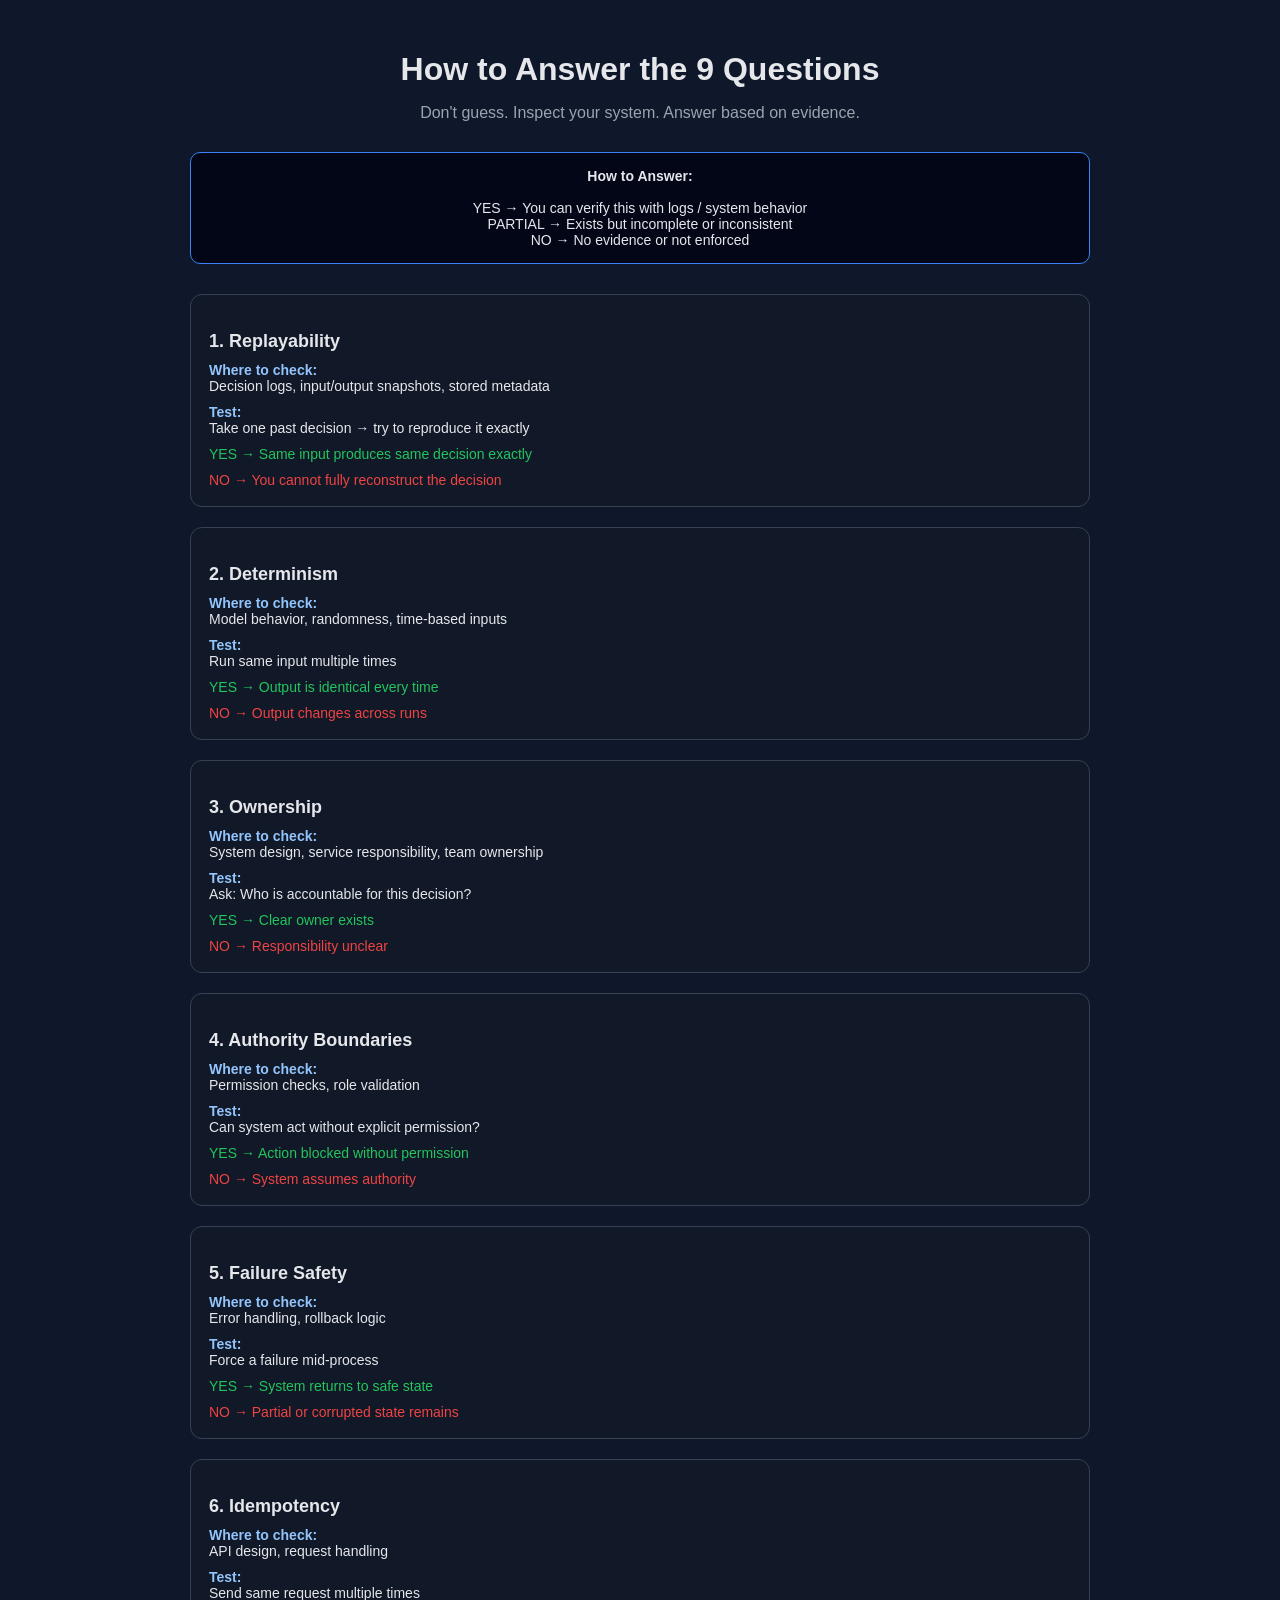
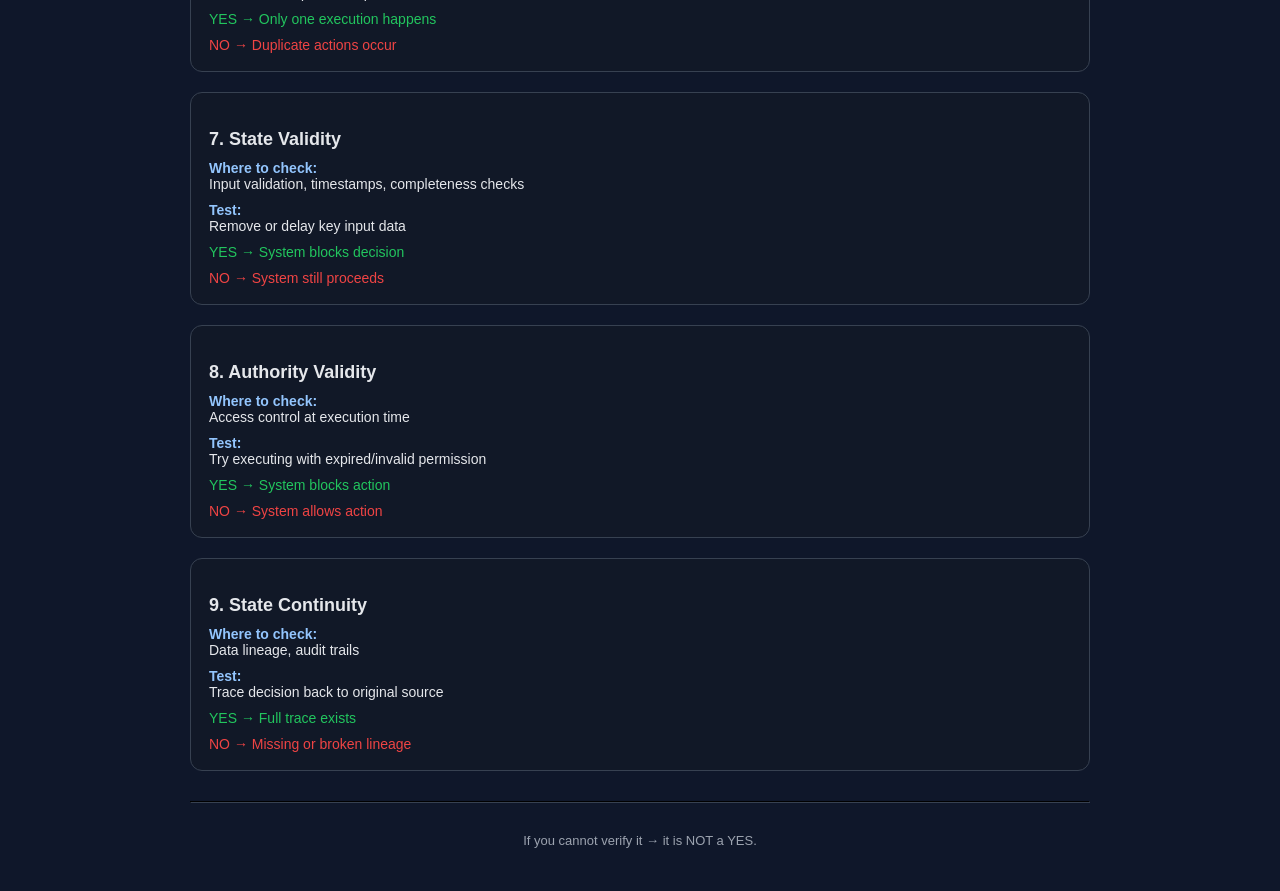
<file: guide.html>
<!DOCTYPE html>
<html>
<head>
  <title>How to Answer the 9 AI Audit Questions</title>
  <meta name="viewport" content="width=device-width, initial-scale=1">

  <style>
    body {
      background: #0f172a;
      color: #e5e7eb;
      font-family: Inter, Arial;
      margin: 0;
      padding: 0;
    }

    .container {
      max-width: 900px;
      margin: auto;
      padding: 30px 20px;
      text-align: center;
    }

    h1 {
      font-size: 2rem;
      margin-bottom: 10px;
    }

    p.subtitle {
      color: #9ca3af;
      margin-bottom: 30px;
    }

    .rule-box {
      background: #020617;
      border: 1px solid #3b82f6;
      border-radius: 10px;
      padding: 15px;
      margin-bottom: 30px;
      font-size: 14px;
    }

    .card {
      background: #111827;
      border: 1px solid #374151;
      border-radius: 12px;
      padding: 18px;
      margin-bottom: 20px;
      text-align: left;
    }

    .card h3 {
      margin-bottom: 10px;
      font-size: 18px;
    }

    .section {
      margin-top: 10px;
      font-size: 14px;
    }

    .label {
      font-weight: 600;
      color: #93c5fd;
    }

    .yes { color: #22c55e; }
    .no { color: #ef4444; }

    hr {
      border-color: #374151;
      margin: 30px 0;
    }
  </style>
</head>

<body>

<div class="container">

  <h1>How to Answer the 9 Questions</h1>
  <p class="subtitle">
    Don't guess. Inspect your system. Answer based on evidence.
  </p>

  <div class="rule-box">
    <b>How to Answer:</b><br><br>
    YES &rarr; You can verify this with logs / system behavior<br>
    PARTIAL &rarr; Exists but incomplete or inconsistent<br>
    NO &rarr; No evidence or not enforced
  </div>

  <!-- CARD TEMPLATE -->
  
  <div class="card">
    <h3>1. Replayability</h3>

    <div class="section">
      <span class="label">Where to check:</span><br>
      Decision logs, input/output snapshots, stored metadata
    </div>

    <div class="section">
      <span class="label">Test:</span><br>
      Take one past decision &rarr; try to reproduce it exactly
    </div>

    <div class="section yes">
      YES &rarr; Same input produces same decision exactly
    </div>

    <div class="section no">
      NO &rarr; You cannot fully reconstruct the decision
    </div>
  </div>

  <div class="card">
    <h3>2. Determinism</h3>

    <div class="section">
      <span class="label">Where to check:</span><br>
      Model behavior, randomness, time-based inputs
    </div>

    <div class="section">
      <span class="label">Test:</span><br>
      Run same input multiple times
    </div>

    <div class="section yes">
      YES &rarr; Output is identical every time
    </div>

    <div class="section no">
      NO &rarr; Output changes across runs
    </div>
  </div>

  <div class="card">
    <h3>3. Ownership</h3>

    <div class="section">
      <span class="label">Where to check:</span><br>
      System design, service responsibility, team ownership
    </div>

    <div class="section">
      <span class="label">Test:</span><br>
      Ask: Who is accountable for this decision?
    </div>

    <div class="section yes">
      YES &rarr; Clear owner exists
    </div>

    <div class="section no">
      NO &rarr; Responsibility unclear
    </div>
  </div>

  <div class="card">
    <h3>4. Authority Boundaries</h3>

    <div class="section">
      <span class="label">Where to check:</span><br>
      Permission checks, role validation
    </div>

    <div class="section">
      <span class="label">Test:</span><br>
      Can system act without explicit permission?
    </div>

    <div class="section yes">
      YES &rarr; Action blocked without permission
    </div>

    <div class="section no">
      NO &rarr; System assumes authority
    </div>
  </div>

  <div class="card">
    <h3>5. Failure Safety</h3>

    <div class="section">
      <span class="label">Where to check:</span><br>
      Error handling, rollback logic
    </div>

    <div class="section">
      <span class="label">Test:</span><br>
      Force a failure mid-process
    </div>

    <div class="section yes">
      YES &rarr; System returns to safe state
    </div>

    <div class="section no">
      NO &rarr; Partial or corrupted state remains
    </div>
  </div>

  <div class="card">
    <h3>6. Idempotency</h3>

    <div class="section">
      <span class="label">Where to check:</span><br>
      API design, request handling
    </div>

    <div class="section">
      <span class="label">Test:</span><br>
      Send same request multiple times
    </div>

    <div class="section yes">
      YES &rarr; Only one execution happens
    </div>

    <div class="section no">
      NO &rarr; Duplicate actions occur
    </div>
  </div>

  <div class="card">
    <h3>7. State Validity</h3>

    <div class="section">
      <span class="label">Where to check:</span><br>
      Input validation, timestamps, completeness checks
    </div>

    <div class="section">
      <span class="label">Test:</span><br>
      Remove or delay key input data
    </div>

    <div class="section yes">
      YES &rarr; System blocks decision
    </div>

    <div class="section no">
      NO &rarr; System still proceeds
    </div>
  </div>

  <div class="card">
    <h3>8. Authority Validity</h3>

    <div class="section">
      <span class="label">Where to check:</span><br>
      Access control at execution time
    </div>

    <div class="section">
      <span class="label">Test:</span><br>
      Try executing with expired/invalid permission
    </div>

    <div class="section yes">
      YES &rarr; System blocks action
    </div>

    <div class="section no">
      NO &rarr; System allows action
    </div>
  </div>

  <div class="card">
    <h3>9. State Continuity</h3>

    <div class="section">
      <span class="label">Where to check:</span><br>
      Data lineage, audit trails
    </div>

    <div class="section">
      <span class="label">Test:</span><br>
      Trace decision back to original source
    </div>

    <div class="section yes">
      YES &rarr; Full trace exists
    </div>

    <div class="section no">
      NO &rarr; Missing or broken lineage
    </div>
  </div>

  <hr>

  <p style="color:#9ca3af; font-size:13px;">
    If you cannot verify it &rarr; it is NOT a YES.
  </p>

</div>

</body>
</html>
</file>
